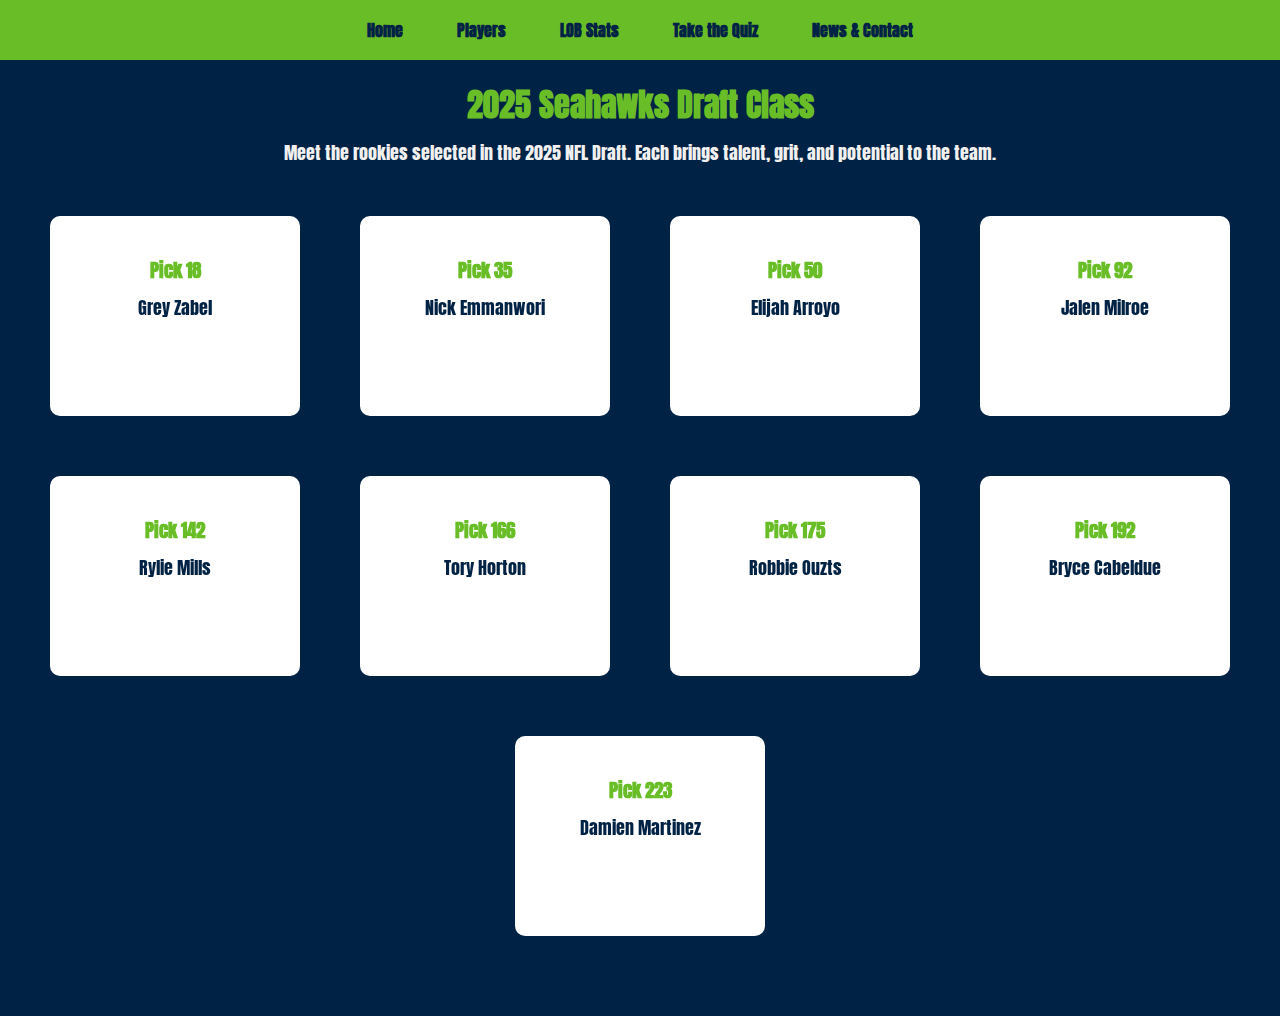
<file: draft2025.html>
<!DOCTYPE html>
<html lang="en">
  <head>
    <meta charset="UTF-8" />
    <meta name="viewport" content="width=device-width, initial-scale=1.0" />
    <title>2025 Seahawks Draft Class</title>
    <link rel="stylesheet" href="style.css" />
    <script defer src="script.js"></script>
  </head>
  <body>
    <div class="navbar">
      <a href="index.html">Home</a>
      <a href="players.html">Players</a>
      <a href="stats.html">LOB Stats</a>
      <a href="quiz.html">Take the Quiz</a>
      <a href="news.html">News & Contact</a>
    </div>

    <h1>2025 Seahawks Draft Class</h1>
    <p>
      Meet the rookies selected in the 2025 NFL Draft. Each brings talent, grit,
      and potential to the team.
    </p>

    <div class="flex-container">
      <div class="flip-card">
        <div class="flip-card-inner">
          <div class="flip-card-front">
            <h3>Pick 18</h3>
            <p>Grey Zabel</p>
          </div>
          <div class="flip-card-back">
            <p>Position: Guard</p>
          </div>
        </div>
      </div>

      <div class="flip-card">
        <div class="flip-card-inner">
          <div class="flip-card-front">
            <h3>Pick 35</h3>
            <p>Nick Emmanwori</p>
          </div>
          <div class="flip-card-back">
            <p>Position: Safety</p>
          </div>
        </div>
      </div>

      <div class="flip-card">
        <div class="flip-card-inner">
          <div class="flip-card-front">
            <h3>Pick 50</h3>
            <p>Elijah Arroyo</p>
          </div>
          <div class="flip-card-back">
            <p>Position: Tight End</p>
          </div>
        </div>
      </div>

      <div class="flip-card">
        <div class="flip-card-inner">
          <div class="flip-card-front">
            <h3>Pick 92</h3>
            <p>Jalen Milroe</p>
          </div>
          <div class="flip-card-back">
            <p>Position: Quarterback</p>
          </div>
        </div>
      </div>

      <div class="flip-card">
        <div class="flip-card-inner">
          <div class="flip-card-front">
            <h3>Pick 142</h3>
            <p>Rylie Mills</p>
          </div>
          <div class="flip-card-back">
            <p>Position: Defensive Tackle</p>
          </div>
        </div>
      </div>

      <div class="flip-card">
        <div class="flip-card-inner">
          <div class="flip-card-front">
            <h3>Pick 166</h3>
            <p>Tory Horton</p>
          </div>
          <div class="flip-card-back">
            <p>Position: Wide Receiver</p>
          </div>
        </div>
      </div>

      <div class="flip-card">
        <div class="flip-card-inner">
          <div class="flip-card-front">
            <h3>Pick 175</h3>
            <p>Robbie Ouzts</p>
          </div>
          <div class="flip-card-back">
            <p>Position: Fullback / Tight End</p>
          </div>
        </div>
      </div>

      <div class="flip-card">
        <div class="flip-card-inner">
          <div class="flip-card-front">
            <h3>Pick 192</h3>
            <p>Bryce Cabeldue</p>
          </div>
          <div class="flip-card-back">
            <p>Position: Guard</p>
          </div>
        </div>
      </div>

      <div class="flip-card">
        <div class="flip-card-inner">
          <div class="flip-card-front">
            <h3>Pick 223</h3>
            <p>Damien Martinez</p>
          </div>
          <div class="flip-card-back">
            <p>Position: Running Back</p>
          </div>
        </div>
      </div>
    </div>
  </body>
</html>
</file>
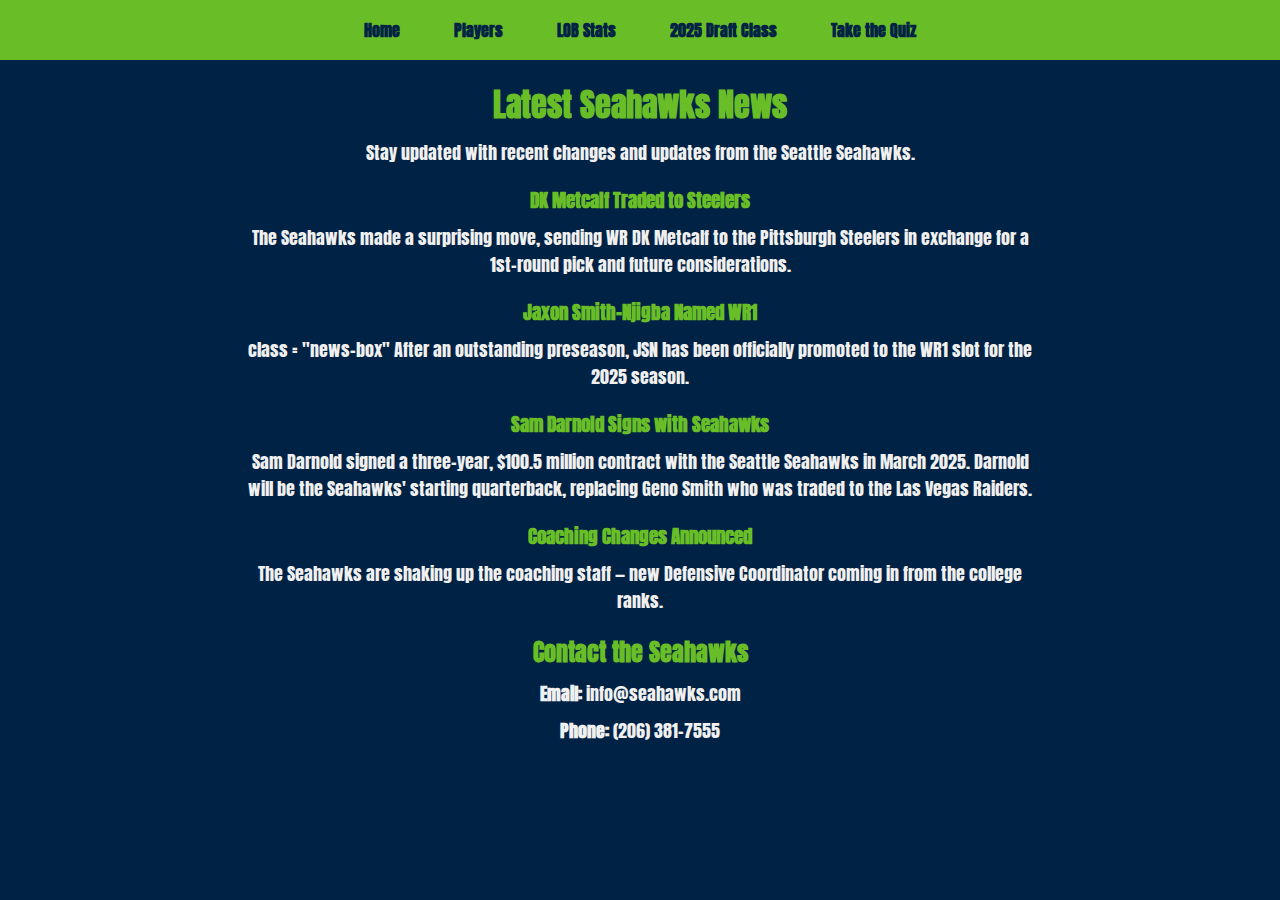
<file: news.html>
<!DOCTYPE html>
<html lang="en">
  <head>
    <meta charset="UTF-8" />
    <meta name="viewport" content="width=device-width, initial-scale=1.0" />
    <title>Seahawks News & Contact</title>
    <link rel="stylesheet" href="style.css" />
  </head>
  <body>
    <div class="navbar">
      <a href="index.html">Home</a>
      <a href="players.html">Players</a>
      <a href="stats.html">LOB Stats</a>
      <a href="draft2025.html">2025 Draft Class</a>
      <a href="quiz.html">Take the Quiz</a>
    </div>

    <h1>Latest Seahawks News</h1>
    <p>
      Stay updated with recent changes and updates from the Seattle Seahawks.
    </p>

    <div class="news-container">
      <div class="news-card">
        <h3>DK Metcalf Traded to Steelers</h3>
        <p class="news-box">
          The Seahawks made a surprising move, sending WR DK Metcalf to the
          Pittsburgh Steelers in exchange for a 1st-round pick and future
          considerations.
        </p>
      </div>

      <div class="news-card">
        <h3>Jaxon Smith-Njigba Named WR1</h3>
        <p>
          class = "news-box" After an outstanding preseason, JSN has been
          officially promoted to the WR1 slot for the 2025 season.
        </p>
      </div>

      <div class="news-card">
        <h3>Sam Darnold Signs with Seahawks</h3>
        <p class="news-box">
          Sam Darnold signed a three-year, $100.5 million contract with the
          Seattle Seahawks in March 2025. Darnold will be the Seahawks' starting
          quarterback, replacing Geno Smith who was traded to the Las Vegas
          Raiders.
        </p>
      </div>

      <div class="news-card">
        <h3>Coaching Changes Announced</h3>
        <p class="news-box">
          The Seahawks are shaking up the coaching staff — new Defensive
          Coordinator coming in from the college ranks.
        </p>
      </div>
    </div>

    <h2>Contact the Seahawks</h2>
    <div class="contact-box">
      <p><strong>Email:</strong> info@seahawks.com</p>
      <p><strong>Phone:</strong> (206) 381-7555</p>
    </div>
  </body>
</html>
</file>
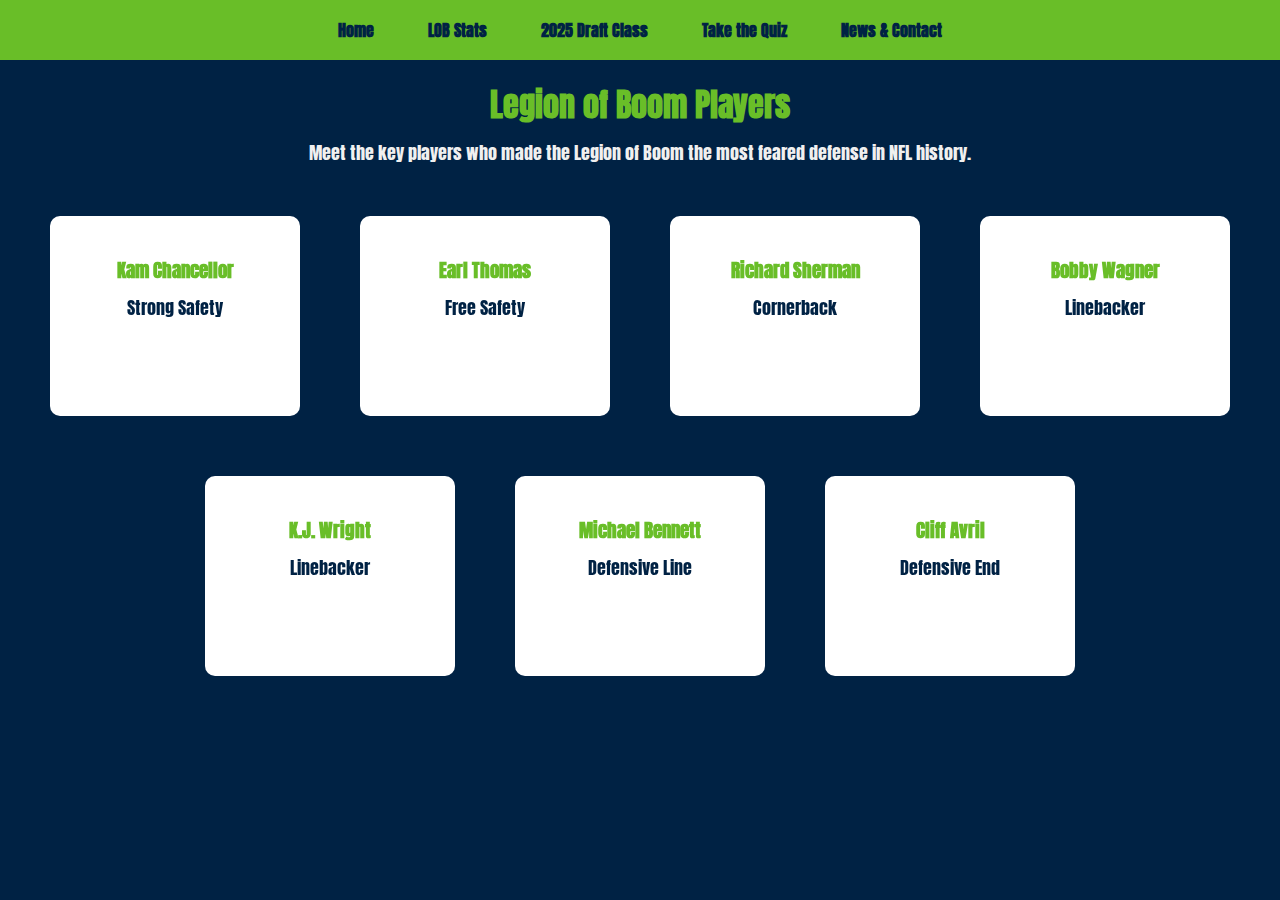
<file: players.html>
<!DOCTYPE html>
<html lang="en">
  <head>
    <meta charset="UTF-8" />
    <meta name="viewport" content="width=device-width, initial-scale=1.0" />
    <title>Legion of Boom Players</title>
    <link rel="stylesheet" href="style.css" />
    <script defer src="script.js"></script>
  </head>
  <body>
    <div class="navbar">
      <a href="index.html">Home</a>
      <a href="stats.html">LOB Stats</a>
      <a href="draft2025.html">2025 Draft Class</a>
      <a href="quiz.html">Take the Quiz</a>
      <a href="news.html">News & Contact</a>
    </div>

    <h1>Legion of Boom Players</h1>
    <p>
      Meet the key players who made the Legion of Boom the most feared defense
      in NFL history.
    </p>

    <div class="flex-container">
      <div class="flip-card">
        <div class="flip-card-inner">
          <div class="flip-card-front">
            <h3>Kam Chancellor</h3>
            <p>Strong Safety</p>
          </div>
          <div class="flip-card-back">
            <p>Known for massive hits and fearless leadership on the field.</p>
          </div>
        </div>
      </div>

      <div class="flip-card">
        <div class="flip-card-inner">
          <div class="flip-card-front">
            <h3>Earl Thomas</h3>
            <p>Free Safety</p>
          </div>
          <div class="flip-card-back">
            <p>The deep coverage specialist with elite instincts and speed.</p>
          </div>
        </div>
      </div>

      <div class="flip-card">
        <div class="flip-card-inner">
          <div class="flip-card-front">
            <h3>Richard Sherman</h3>
            <p>Cornerback</p>
          </div>
          <div class="flip-card-back">
            <p>Shutdown corner and vocal leader, feared by quarterbacks.</p>
          </div>
        </div>
      </div>

      <div class="flip-card">
        <div class="flip-card-inner">
          <div class="flip-card-front">
            <h3>Bobby Wagner</h3>
            <p>Linebacker</p>
          </div>
          <div class="flip-card-back">
            <p>Field general, All-Pro tackler, and heart of the defense.</p>
          </div>
        </div>
      </div>

      <div class="flip-card">
        <div class="flip-card-inner">
          <div class="flip-card-front">
            <h3>K.J. Wright</h3>
            <p>Linebacker</p>
          </div>
          <div class="flip-card-back">
            <p>Versatile and consistent, a key run-stopper and coverage man.</p>
          </div>
        </div>
      </div>

      <div class="flip-card">
        <div class="flip-card-inner">
          <div class="flip-card-front">
            <h3>Michael Bennett</h3>
            <p>Defensive Line</p>
          </div>
          <div class="flip-card-back">
            <p>Disruptive force up front with unmatched versatility.</p>
          </div>
        </div>
      </div>

      <div class="flip-card">
        <div class="flip-card-inner">
          <div class="flip-card-front">
            <h3>Cliff Avril</h3>
            <p>Defensive End</p>
          </div>
          <div class="flip-card-back">
            <p>Elite edge rusher who anchored Seattle’s pass rush.</p>
          </div>
        </div>
      </div>
    </div>
  </body>
</html>
</file>
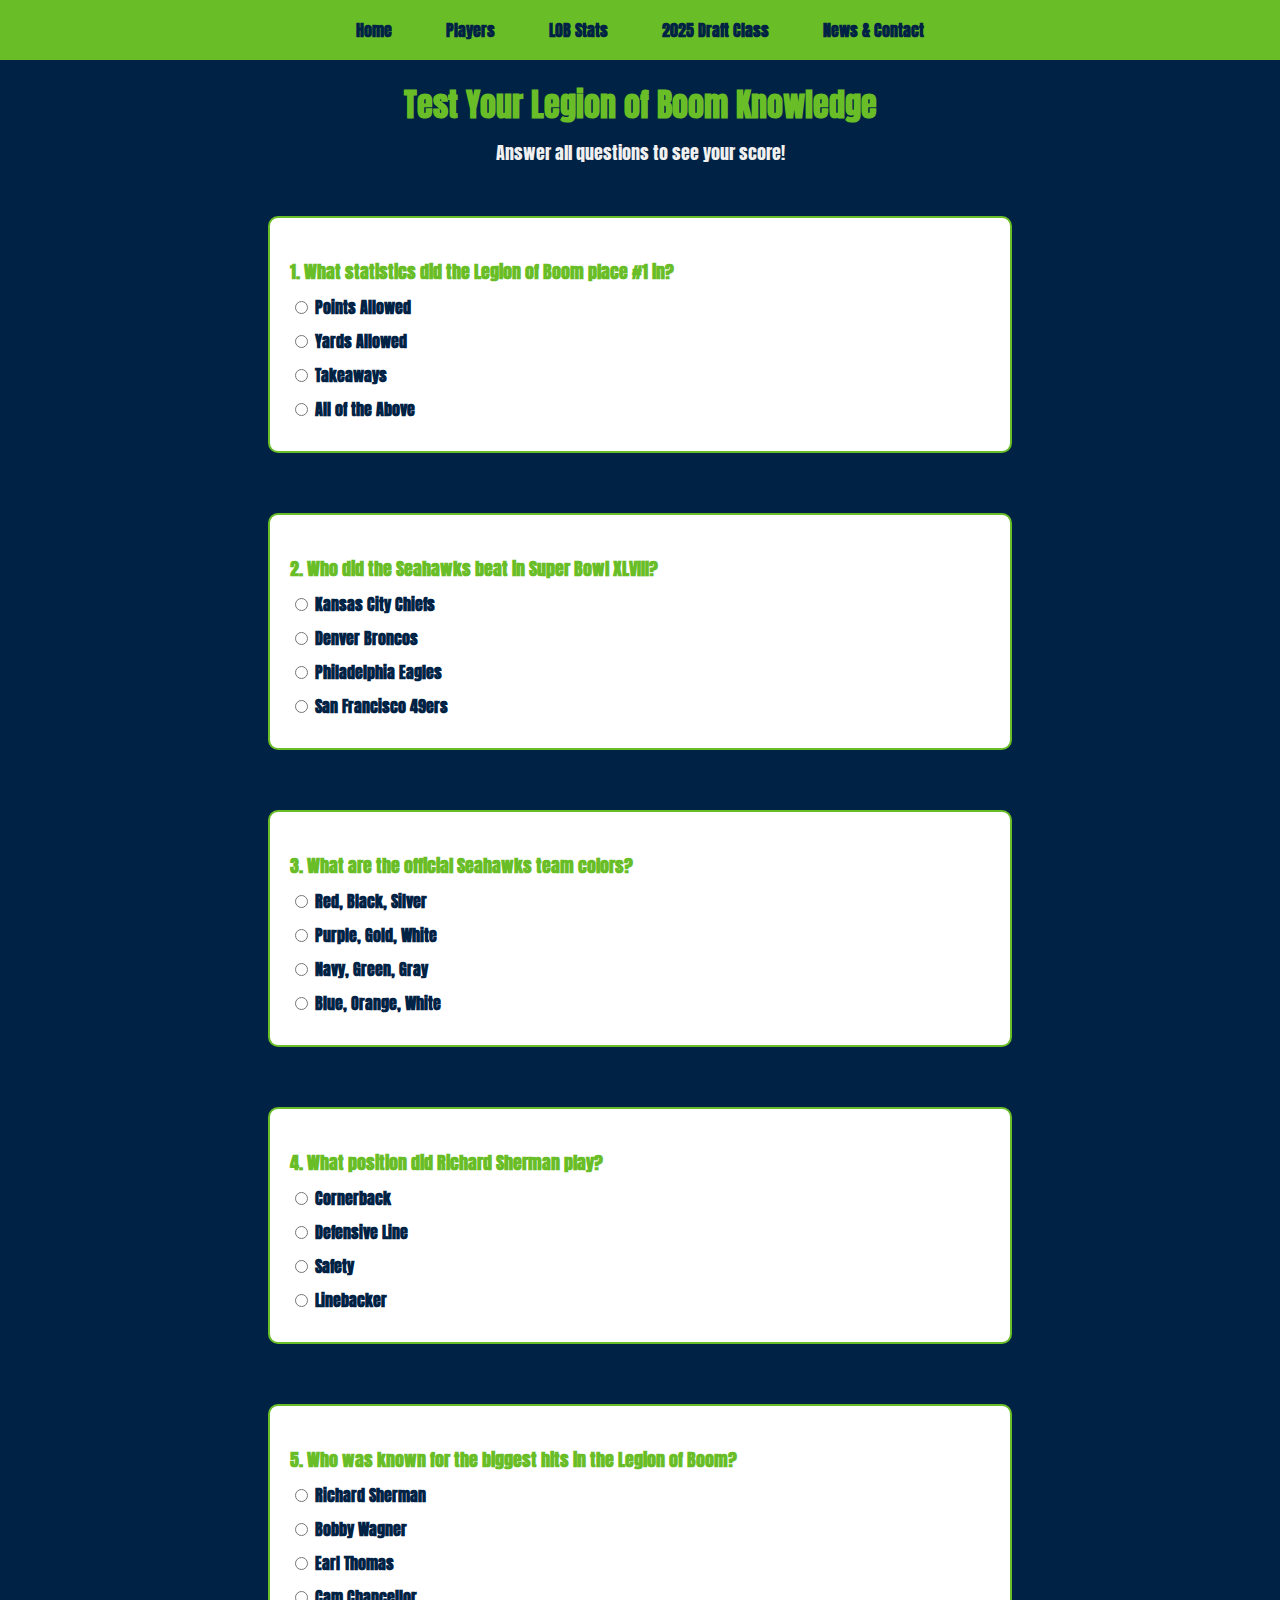
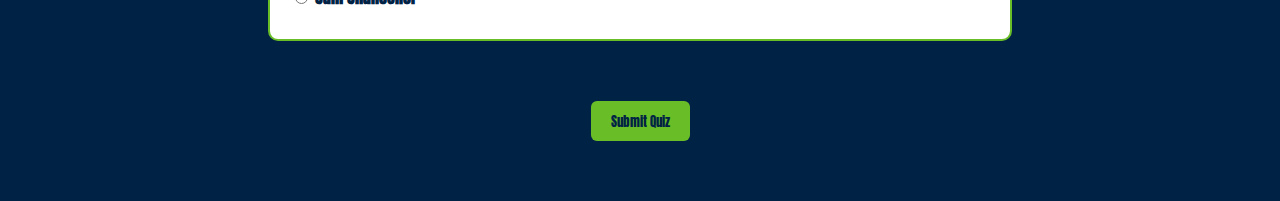
<file: quiz.html>
<!DOCTYPE html>
<html lang="en">
  <head>
    <meta charset="UTF-8" />
    <meta name="viewport" content="width=device-width, initial-scale=1.0" />
    <title>Legion of Boom Quiz</title>
    <link rel="stylesheet" href="style.css" />
    <script defer src="script.js"></script>
  </head>
  <body>
    <div class="navbar">
      <a href="index.html">Home</a>
      <a href="players.html">Players</a>
      <a href="stats.html">LOB Stats</a>
      <a href="draft2025.html">2025 Draft Class</a>
      <a href="news.html">News & Contact</a>
    </div>

    <h1>Test Your Legion of Boom Knowledge</h1>
    <p>Answer all questions to see your score!</p>

    <form
      id="quizForm"
      class="flex-container"
      style="flex-direction: column; align-items: center"
    >
      <div class="quiz-card">
        <h3>1. What statistics did the Legion of Boom place #1 in?</h3>
        <label><input type="radio" name="q1" value="a" /> Points Allowed</label>
        <label><input type="radio" name="q1" value="b" /> Yards Allowed</label>
        <label><input type="radio" name="q1" value="c" /> Takeaways</label>
        <label
          ><input type="radio" name="q1" value="d" /> All of the Above</label
        >
      </div>

      <div class="quiz-card">
        <h3>2. Who did the Seahawks beat in Super Bowl XLVIII?</h3>
        <label
          ><input type="radio" name="q2" value="a" /> Kansas City Chiefs</label
        >
        <label><input type="radio" name="q2" value="b" /> Denver Broncos</label>
        <label
          ><input type="radio" name="q2" value="c" /> Philadelphia Eagles</label
        >
        <label
          ><input type="radio" name="q2" value="d" /> San Francisco 49ers</label
        >
      </div>

      <div class="quiz-card">
        <h3>3. What are the official Seahawks team colors?</h3>
        <label
          ><input type="radio" name="q3" value="a" /> Red, Black, Silver</label
        >
        <label
          ><input type="radio" name="q3" value="b" /> Purple, Gold, White</label
        >
        <label
          ><input type="radio" name="q3" value="c" /> Navy, Green, Gray</label
        >
        <label
          ><input type="radio" name="q3" value="d" /> Blue, Orange, White</label
        >
      </div>
      <div class="quiz-card">
        <h3>4. What position did Richard Sherman play?</h3>
        <label><input type="radio" name="q4" value="a" /> Cornerback</label>
        <label><input type="radio" name="q4" value="b" /> Defensive Line</label>
        <label><input type="radio" name="q4" value="c" /> Safety</label>
        <label><input type="radio" name="q4" value="d" /> Linebacker</label>
      </div>

      <div class="quiz-card">
        <h3>5. Who was known for the biggest hits in the Legion of Boom?</h3>
        <label
          ><input type="radio" name="q5" value="a" /> Richard Sherman</label
        >
        <label><input type="radio" name="q5" value="b" /> Bobby Wagner</label>
        <label><input type="radio" name="q5" value="c" /> Earl Thomas</label>
        <label><input type="radio" name="q5" value="d" /> Cam Chancellor</label>
      </div>

      <button type="button">Submit Quiz</button>
      <div id="quizResult" style="display: none; margin-top: 20px"></div>
    </form>
  </body>
</html>
</file>
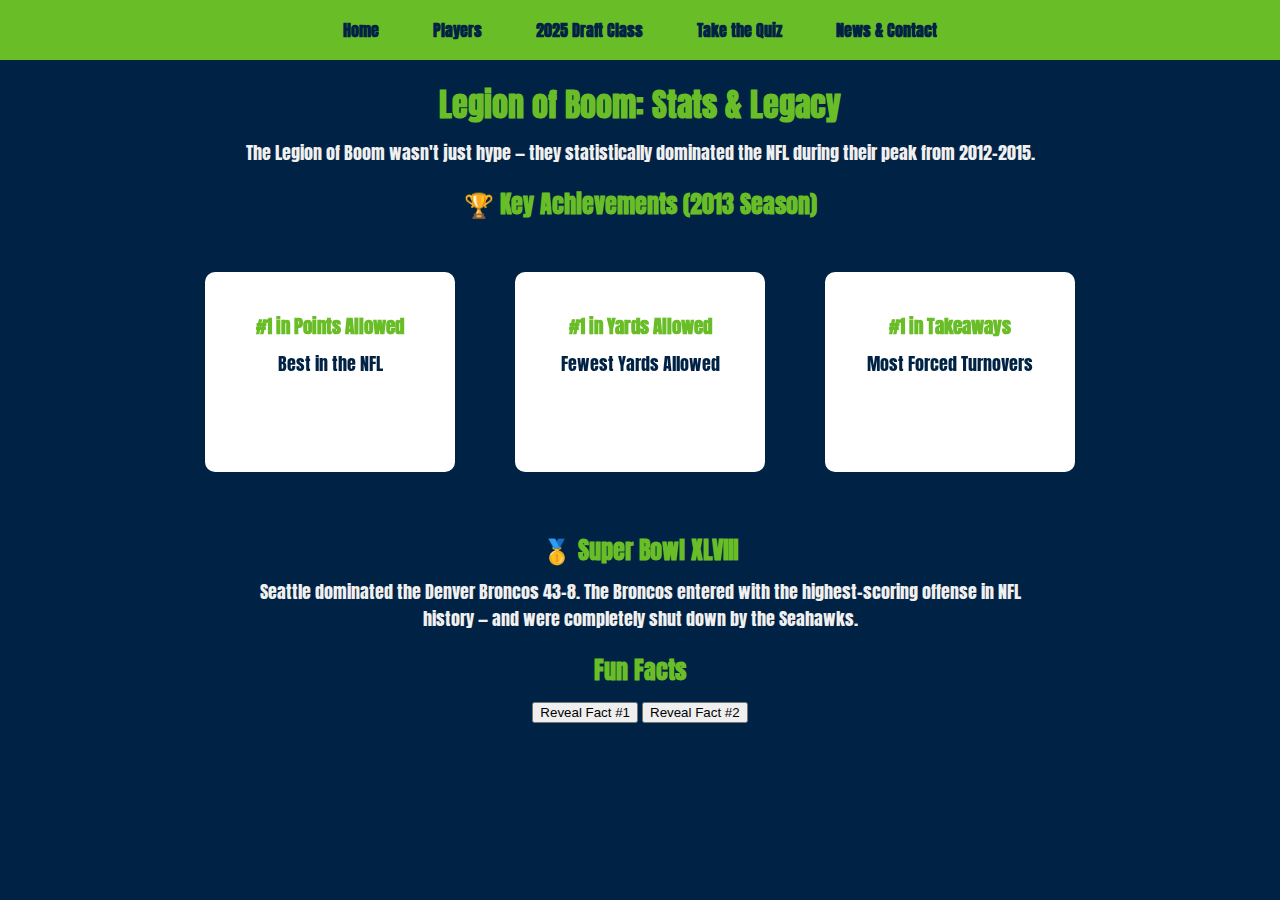
<file: stats.html>
<!DOCTYPE html>
<html lang="en">
  <head>
    <meta charset="UTF-8" />
    <meta name="viewport" content="width=device-width, initial-scale=1.0" />
    <title>Legion of Boom Stats</title>
    <link rel="stylesheet" href="style.css" />
    <script defer src="script.js"></script>
  </head>
  <body>
    <div class="navbar">
      <a href="index.html">Home</a>
      <a href="players.html">Players</a>
      <a href="draft2025.html">2025 Draft Class</a>
      <a href="quiz.html">Take the Quiz</a>
      <a href="news.html">News & Contact</a>
    </div>

    <h1>Legion of Boom: Stats & Legacy</h1>
    <p>
      The Legion of Boom wasn't just hype — they statistically dominated the NFL
      during their peak from 2012-2015.
    </p>

    <h2>🏆 Key Achievements (2013 Season)</h2>
    <div class="flex-container">
      <div class="flip-card">
        <div class="flip-card-inner">
          <div class="flip-card-front">
            <h3>#1 in Points Allowed</h3>
            <p>Best in the NFL</p>
          </div>
          <div class="flip-card-back">
            <p>
              The Seahawks allowed only 14.4 points per game in 2013 — best in
              the league.
            </p>
          </div>
        </div>
      </div>

      <div class="flip-card">
        <div class="flip-card-inner">
          <div class="flip-card-front">
            <h3>#1 in Yards Allowed</h3>
            <p>Fewest Yards Allowed</p>
          </div>
          <div class="flip-card-back">
            <p>
              The Legion of Boom shut teams down, allowing the fewest total
              yards in 2013.
            </p>
          </div>
        </div>
      </div>

      <div class="flip-card">
        <div class="flip-card-inner">
          <div class="flip-card-front">
            <h3>#1 in Takeaways</h3>
            <p>Most Forced Turnovers</p>
          </div>
          <div class="flip-card-back">
            <p>
              Seattle's defense forced 39 total takeaways — the most in the NFL.
            </p>
          </div>
        </div>
      </div>
    </div>

    <h2>🥇 Super Bowl XLVIII</h2>
    <p class="highlight-box">
      Seattle dominated the Denver Broncos 43–8. The Broncos entered with the
      highest-scoring offense in NFL history — and were completely shut down by
      the Seahawks.
    </p>

    <h2>Fun Facts</h2>
    <div class="fun-facts-container">
      <div class="button-row">
        <button onclick="toggleFact('fact1')">Reveal Fact #1</button>
        <button onclick="toggleFact('fact2')">Reveal Fact #2</button>
      </div>

      <div class="fact-text" id="fact1" style="display: none">
        Fun Fact 1: In 2013, Seattle’s defense scored more touchdowns than some
        teams’ offenses.
      </div>
      <div class="fact-text" id="fact2" style="display: none">
        Fun Fact 2: In Super Bowl XLVIII, the Broncos’ first play resulted in a
        safety caused by the Seahawks.
      </div>
    </div>
  </body>
</html>
</file>
<file: style.css>
@import url('https://fonts.googleapis.com/css?family=Anton');

body {
  font-family: 'Anton', sans-serif;
  background-color: #002244;
  color: white;
  margin: 0;
  padding: 0 0 40px 0; 
  text-align: center;
}

.navbar {
  background-color: #69BE28;
  padding: 10px 0;
  display: flex;
  justify-content: center;
  gap: 30px;
  flex-wrap: wrap;
}

.navbar a {
  text-decoration: none;
  color: #002244;
  font-weight: bold;
  padding: 8px 12px;
}

.navbar a:hover {
  background-color: #002244;
  color: #69BE28;
}

h1, h2, h3 {
  color: #69BE28;
  margin: 20px 0 10px 0;
}

p {
  font-size: 18px;
  max-width: 800px;
  margin: 10px auto;
  color: #f0f0f0;
}

.flex-container {
  display: flex;
  flex-wrap: wrap;
  justify-content: center;
  gap: 20px;
  padding: 20px;
}

.flip-card {
  background-color: transparent;
  width: 250px;
  height: 200px;
  perspective: 1000px;
  margin: 20px;
  cursor: pointer;
}

.flip-card-inner {
  position: relative;
  width: 100%;
  height: 100%;
  text-align: center;
  transition: transform 0.6s;
  transform-style: preserve-3d;
}

.flip-card.flipped .flip-card-inner {
  transform: rotateY(180deg);
}

.flip-card-front, .flip-card-back {
  position: absolute;
  width: 100%;
  height: 100%;
  -webkit-backface-visibility: hidden;
  backface-visibility: hidden;
  border-radius: 10px;
  padding: 20px;
  box-sizing: border-box;
  background-color: #ffffff;
  color: #002244;
}

.flip-card-front h3 {
  color: #69BE28;
  margin-bottom: 10px;
}

.flip-card-front p,
.flip-card-back p {
  color: #002244; 
}

.flip-card-back {
  transform: rotateY(180deg);
}

.quiz-card {
  background-color: white;
  border: 2px solid #69BE28;
  padding: 20px;
  margin: 20px 0;
  width: 90%;
  max-width: 700px;
  border-radius: 10px;
  color: #002244;
  text-align: left;
}

.quiz-card h3 {
  color: #69BE28;
  font-size: 18px;
}

.quiz-card label {
  display: block;
  margin: 10px 0;
  font-weight: bold;
}

button[type="button"] {
  background-color: #69BE28;
  color: #002244;
  border: none;
  padding: 10px 20px;
  border-radius: 6px;
  cursor: pointer;
  font-family: 'Anton', sans-serif;
  margin-top: 20px;
}

button[type="button"]:hover {
  background-color: white;
  color: #002244;
}

#quizResult {
  font-weight: bold;
  margin-top: 20px;
}

.fun-facts-container {
  margin-bottom: 60px;
}
</file>
